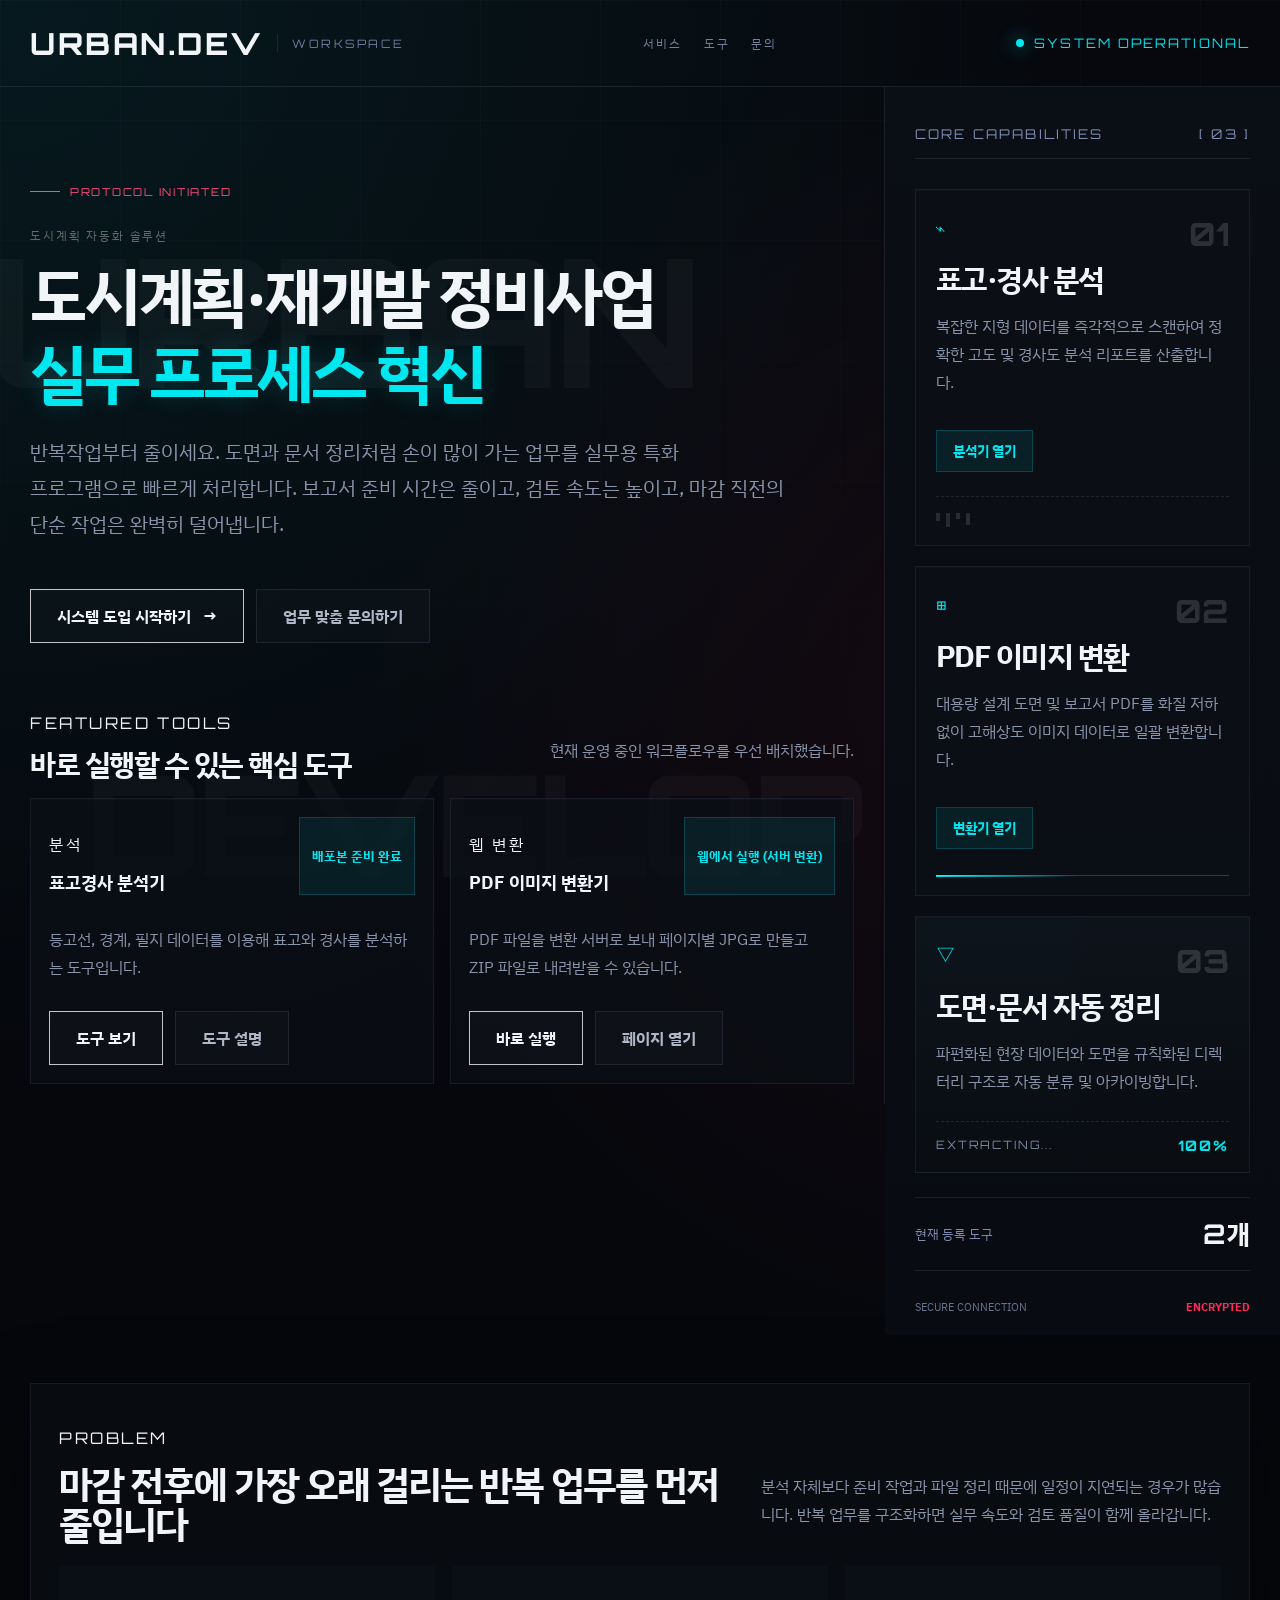
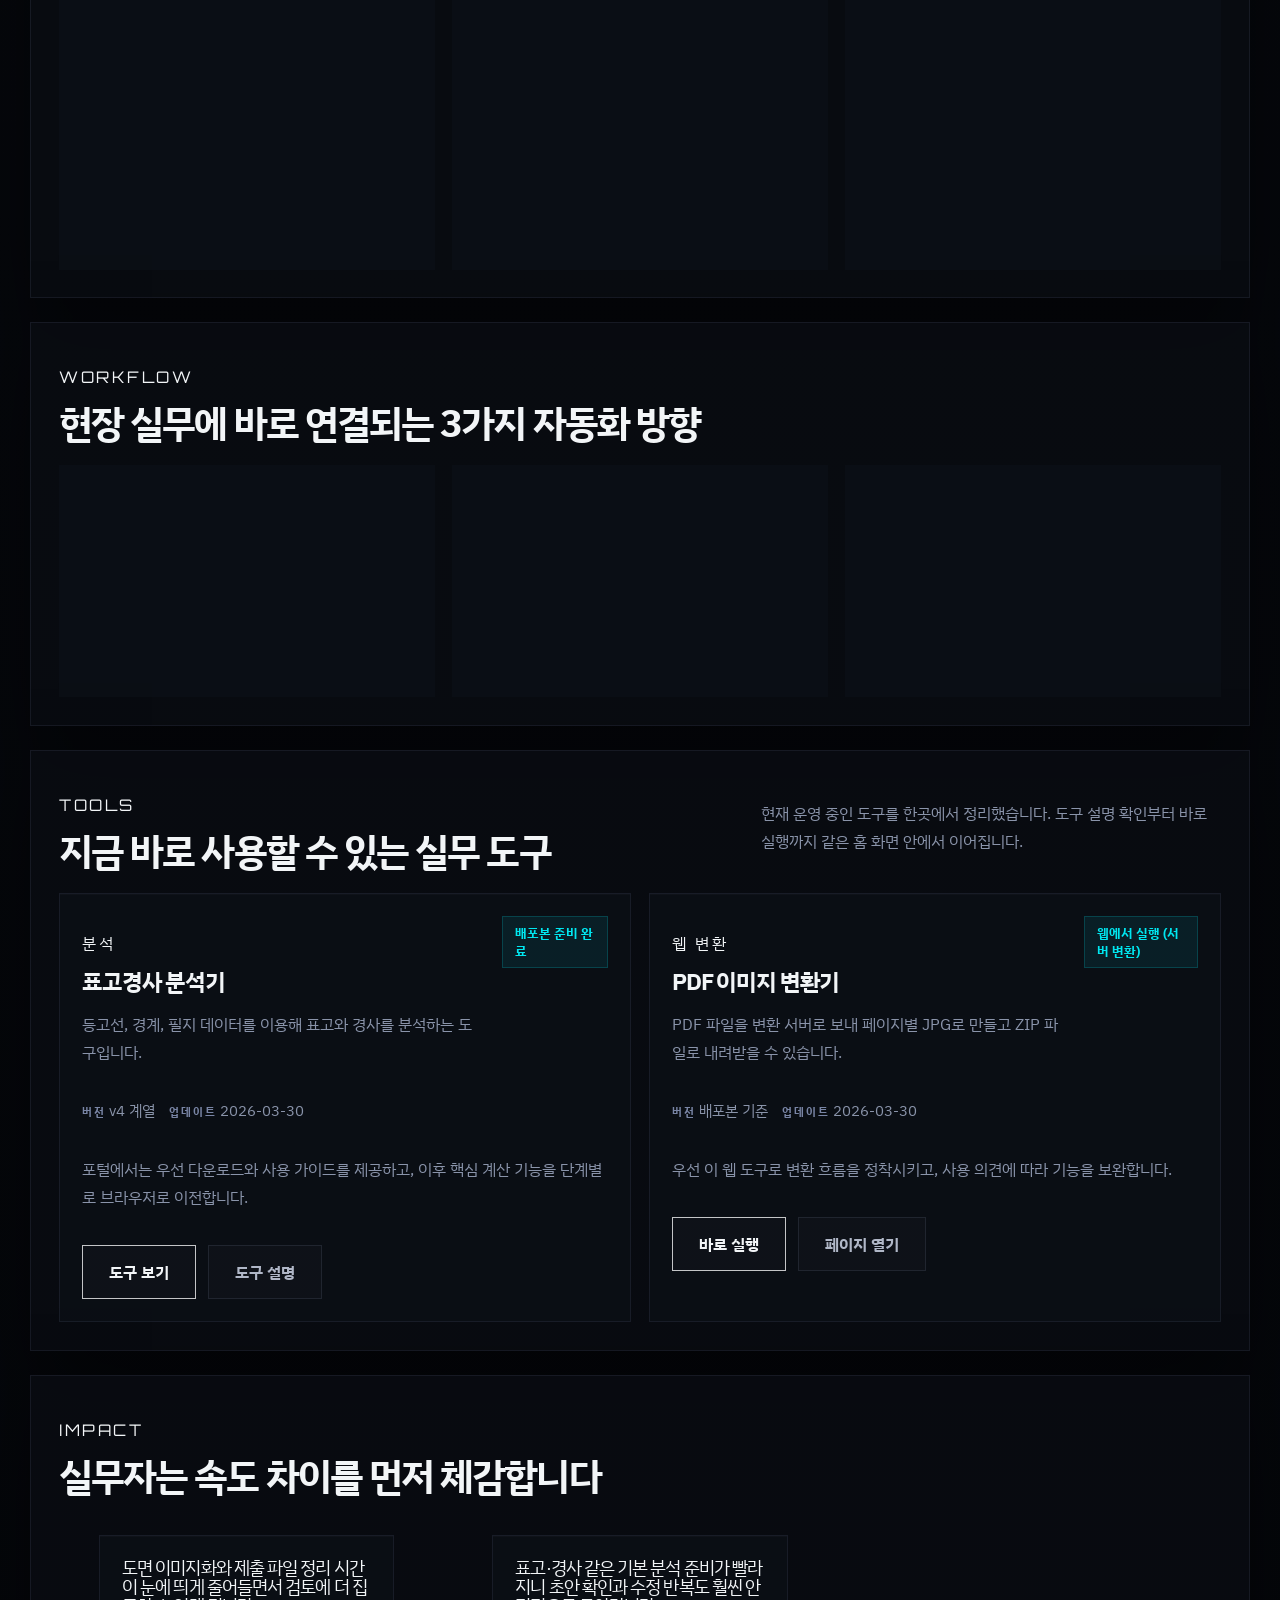
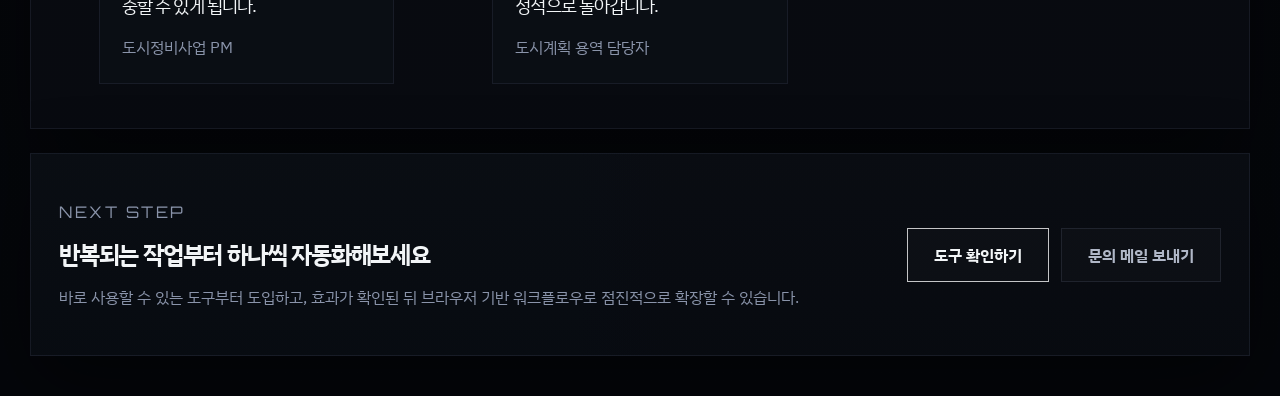
<file: index.html>
﻿<!DOCTYPE html>
<html lang="ko">
<head>
  <meta charset="UTF-8">
  <meta name="viewport" content="width=device-width, initial-scale=1.0">
  <title>URBAN.DEV | 도시계획·재개발 실무 워크스페이스</title>
  <meta
    name="description"
    content="도시계획·재개발 정비사업 실무를 위한 분석, PDF 변환, 문서 자동 정리 워크스페이스"
  >
  <link rel="preconnect" href="https://fonts.googleapis.com">
  <link rel="preconnect" href="https://fonts.gstatic.com" crossorigin>
  <link
    href="https://fonts.googleapis.com/css2?family=IBM+Plex+Sans+KR:wght@400;500;600;700&family=Orbitron:wght@500;700;800&display=swap"
    rel="stylesheet"
  >
  <link rel="stylesheet" href="./styles.css">
</head>
<body>
  <div class="page-shell">
    <header class="topbar">
      <div class="brand">
        <a class="brand-mark" href="./index.html">URBAN.DEV</a>
        <span class="brand-divider" aria-hidden="true"></span>
        <span class="brand-sub">WORKSPACE</span>
      </div>
      <nav class="topbar-links" aria-label="주요 메뉴">
        <a href="#solutions">서비스</a>
        <a href="#tools">도구</a>
        <a href="#contact">문의</a>
      </nav>
      <div class="status-pill">
        <span class="status-dot"></span>
        <span>SYSTEM OPERATIONAL</span>
      </div>
    </header>

    <main class="hero-layout">
      <section class="hero-panel">
        <div class="hero-grid-overlay"></div>
        <p class="eyebrow">PROTOCOL INITIATED</p>
        <span class="ghost-text ghost-urban">URBAN</span>
        <span class="ghost-text ghost-develop">DEVELOP</span>

        <div class="hero-copy">
          <p class="micro-label">도시계획 자동화 솔루션</p>
          <h1>
            도시계획·재개발 정비사업
            <span>실무 프로세스 혁신</span>
          </h1>
          <p class="hero-description">
            반복작업부터 줄이세요. 도면과 문서 정리처럼 손이 많이 가는 업무를
            실무용 특화 프로그램으로 빠르게 처리합니다. 보고서 준비 시간은 줄이고,
            검토 속도는 높이고, 마감 직전의 단순 작업은 완벽히 덜어냅니다.
          </p>

          <div class="hero-actions">
            <a class="primary-button" href="#tools">
              시스템 도입 시작하기
              <span aria-hidden="true">→</span>
            </a>
            <a class="secondary-button" href="#contact">업무 맞춤 문의하기</a>
          </div>

          <section class="hero-featured" aria-labelledby="hero-featured-title">
            <div class="hero-featured-head">
              <div>
                <p class="section-kicker">Featured Tools</p>
                <h2 id="hero-featured-title">바로 실행할 수 있는 핵심 도구</h2>
              </div>
              <p class="hero-featured-note">현재 운영 중인 워크플로우를 우선 배치했습니다.</p>
            </div>
            <div id="hero-featured-tools" class="hero-featured-grid"></div>
          </section>
        </div>

        <div class="hero-meta">
          <div class="meta-block">
            <span class="meta-label">LAT / LONG</span>
            <strong>37.5665° N / 126.9780° E</strong>
          </div>
          <div class="meta-block">
            <span class="meta-label">RENDER ENGINE</span>
            <strong>WEBGL / CANVAS_OPT</strong>
          </div>
          <div class="meta-block accent">
            <span class="meta-label">EFFICIENCY GAIN</span>
            <strong>+ 340%</strong>
          </div>
        </div>
      </section>

      <aside class="side-panel" id="solutions">
        <div class="panel-header">
          <span>CORE CAPABILITIES</span>
          <span>[ 03 ]</span>
        </div>

        <div class="capability-list">
          <article class="capability-card">
            <div class="card-topline">
              <span class="card-icon">⌁</span>
              <span class="card-index">01</span>
            </div>
            <h2>표고·경사 분석</h2>
            <p>
              복잡한 지형 데이터를 즉각적으로 스캔하여 정확한 고도 및 경사도 분석
              리포트를 산출합니다.
            </p>
            <a class="capability-link" href="./app.html?id=terrain-analyzer">분석기 열기</a>
            <div class="signal-row">
              <span></span>
              <span></span>
              <span></span>
              <span></span>
            </div>
          </article>

          <article class="capability-card">
            <div class="card-topline">
              <span class="card-icon">⊞</span>
              <span class="card-index">02</span>
            </div>
            <h2>PDF 이미지 변환</h2>
            <p>
              대용량 설계 도면 및 보고서 PDF를 화질 저하 없이 고해상도 이미지
              데이터로 일괄 변환합니다.
            </p>
            <a class="capability-link" href="./pdf-tool.html">변환기 열기</a>
            <div class="metric-line"></div>
          </article>

          <article class="capability-card capability-card-accent">
            <div class="card-topline">
              <span class="card-icon">▽</span>
              <span class="card-index">03</span>
            </div>
            <h2>도면·문서 자동 정리</h2>
            <p>
              파편화된 현장 데이터와 도면을 규칙화된 디렉터리 구조로 자동 분류 및
              아카이빙합니다.
            </p>
            <div class="progress-meta">
              <span>EXTRACTING...</span>
              <strong>100%</strong>
            </div>
          </article>
        </div>

        <div class="side-summary">
          <span>현재 등록 도구</span>
          <strong id="tool-count">0개</strong>
        </div>

        <footer class="side-footer">
          <span>SECURE CONNECTION</span>
          <strong>ENCRYPTED</strong>
        </footer>
      </aside>
    </main>

    <main class="content-shell">
      <section class="content-block problem-block">
        <div class="section-head">
          <div>
            <p class="section-kicker">Problem</p>
            <h2>마감 전후에 가장 오래 걸리는 반복 업무를 먼저 줄입니다</h2>
          </div>
          <p class="section-description">
            분석 자체보다 준비 작업과 파일 정리 때문에 일정이 지연되는 경우가 많습니다.
            반복 업무를 구조화하면 실무 속도와 검토 품질이 함께 올라갑니다.
          </p>
        </div>
        <div class="problem-grid">
          <article class="info-card">
            <p class="card-index">01</p>
            <h3>반복 작업에 주당 수시간이 소모됩니다</h3>
            <p>자료 정리, PDF 변환, 제출 파일 재정리 같은 작업이 누적되며 핵심 검토 시간을 갉아먹습니다.</p>
          </article>
          <article class="info-card">
            <p class="card-index">02</p>
            <h3>좌표·형식 정리 단계가 가장 복잡합니다</h3>
            <p>고도, 경사, SHP, DXF, 경계 데이터의 형식과 기준을 맞추는 과정이 병목이 되기 쉽습니다.</p>
          </article>
          <article class="info-card">
            <p class="card-index">03</p>
            <h3>작은 실수가 전체 마감을 흔듭니다</h3>
            <p>수작업이 많을수록 파일 누락과 버전 혼선이 생기고, 최종 검토 부담도 커집니다.</p>
          </article>
        </div>
      </section>

      <section class="content-block solutions-block">
        <div class="section-head">
          <div>
            <p class="section-kicker">Workflow</p>
            <h2>현장 실무에 바로 연결되는 3가지 자동화 방향</h2>
          </div>
        </div>
        <div class="solution-list">
          <article class="solution-card">
            <span class="solution-badge">분석 자동화</span>
            <h3>표고·경사 데이터 즉시 분석</h3>
            <p>경계와 지형 데이터를 입력하면 실무에 필요한 분석 결과를 빠르게 정리해 후속 검토 시간을 줄입니다.</p>
          </article>
          <article class="solution-card">
            <span class="solution-badge">문서 전환</span>
            <h3>PDF 이미지 변환과 제출 자료 정리</h3>
            <p>보고서와 도면 PDF를 필요한 형식으로 바꾸고, 제출 전 정리 단계까지 한 흐름으로 단순화합니다.</p>
          </article>
          <article class="solution-card">
            <span class="solution-badge">프로세스 통합</span>
            <h3>반복 업무용 전용 툴 체계화</h3>
            <p>팀에서 자주 반복하는 작업을 프로그램 형태로 정리해 누구나 같은 품질로 빠르게 처리할 수 있게 만듭니다.</p>
          </article>
        </div>
      </section>

      <section id="tools" class="content-block tools-block">
        <div class="section-head">
          <div>
            <p class="section-kicker">Tools</p>
            <h2>지금 바로 사용할 수 있는 실무 도구</h2>
          </div>
          <p class="section-description">
            현재 운영 중인 도구를 한곳에서 정리했습니다. 도구 설명 확인부터 바로 실행까지
            같은 홈 화면 안에서 이어집니다.
          </p>
        </div>
        <section id="app-grid" class="app-grid" aria-label="실무 도구 목록"></section>
      </section>

      <section class="content-block testimonial-block">
        <div class="section-head">
          <div>
            <p class="section-kicker">Impact</p>
            <h2>실무자는 속도 차이를 먼저 체감합니다</h2>
          </div>
        </div>
        <div class="testimonial-grid">
          <blockquote class="quote-card">
            <p>도면 이미지화와 제출 파일 정리 시간이 눈에 띄게 줄어들면서 검토에 더 집중할 수 있게 됩니다.</p>
            <footer>도시정비사업 PM</footer>
          </blockquote>
          <blockquote class="quote-card">
            <p>표고·경사 같은 기본 분석 준비가 빨라지니 초안 확인과 수정 반복도 훨씬 안정적으로 돌아갑니다.</p>
            <footer>도시계획 용역 담당자</footer>
          </blockquote>
        </div>
      </section>

      <section id="contact" class="content-block cta-banner">
        <div>
          <p class="section-kicker">Next Step</p>
          <h2>반복되는 작업부터 하나씩 자동화해보세요</h2>
          <p>
            바로 사용할 수 있는 도구부터 도입하고, 효과가 확인된 뒤 브라우저 기반 워크플로우로
            점진적으로 확장할 수 있습니다.
          </p>
        </div>
        <div class="cta-actions">
          <a class="primary-button" href="#tools">도구 확인하기</a>
          <a class="secondary-button" href="mailto:contact@example.com">문의 메일 보내기</a>
        </div>
      </section>
    </main>
  </div>

  <script src="./scripts/app-data.js"></script>
  <script src="./scripts/index.js"></script>
</body>
</html>
</file>
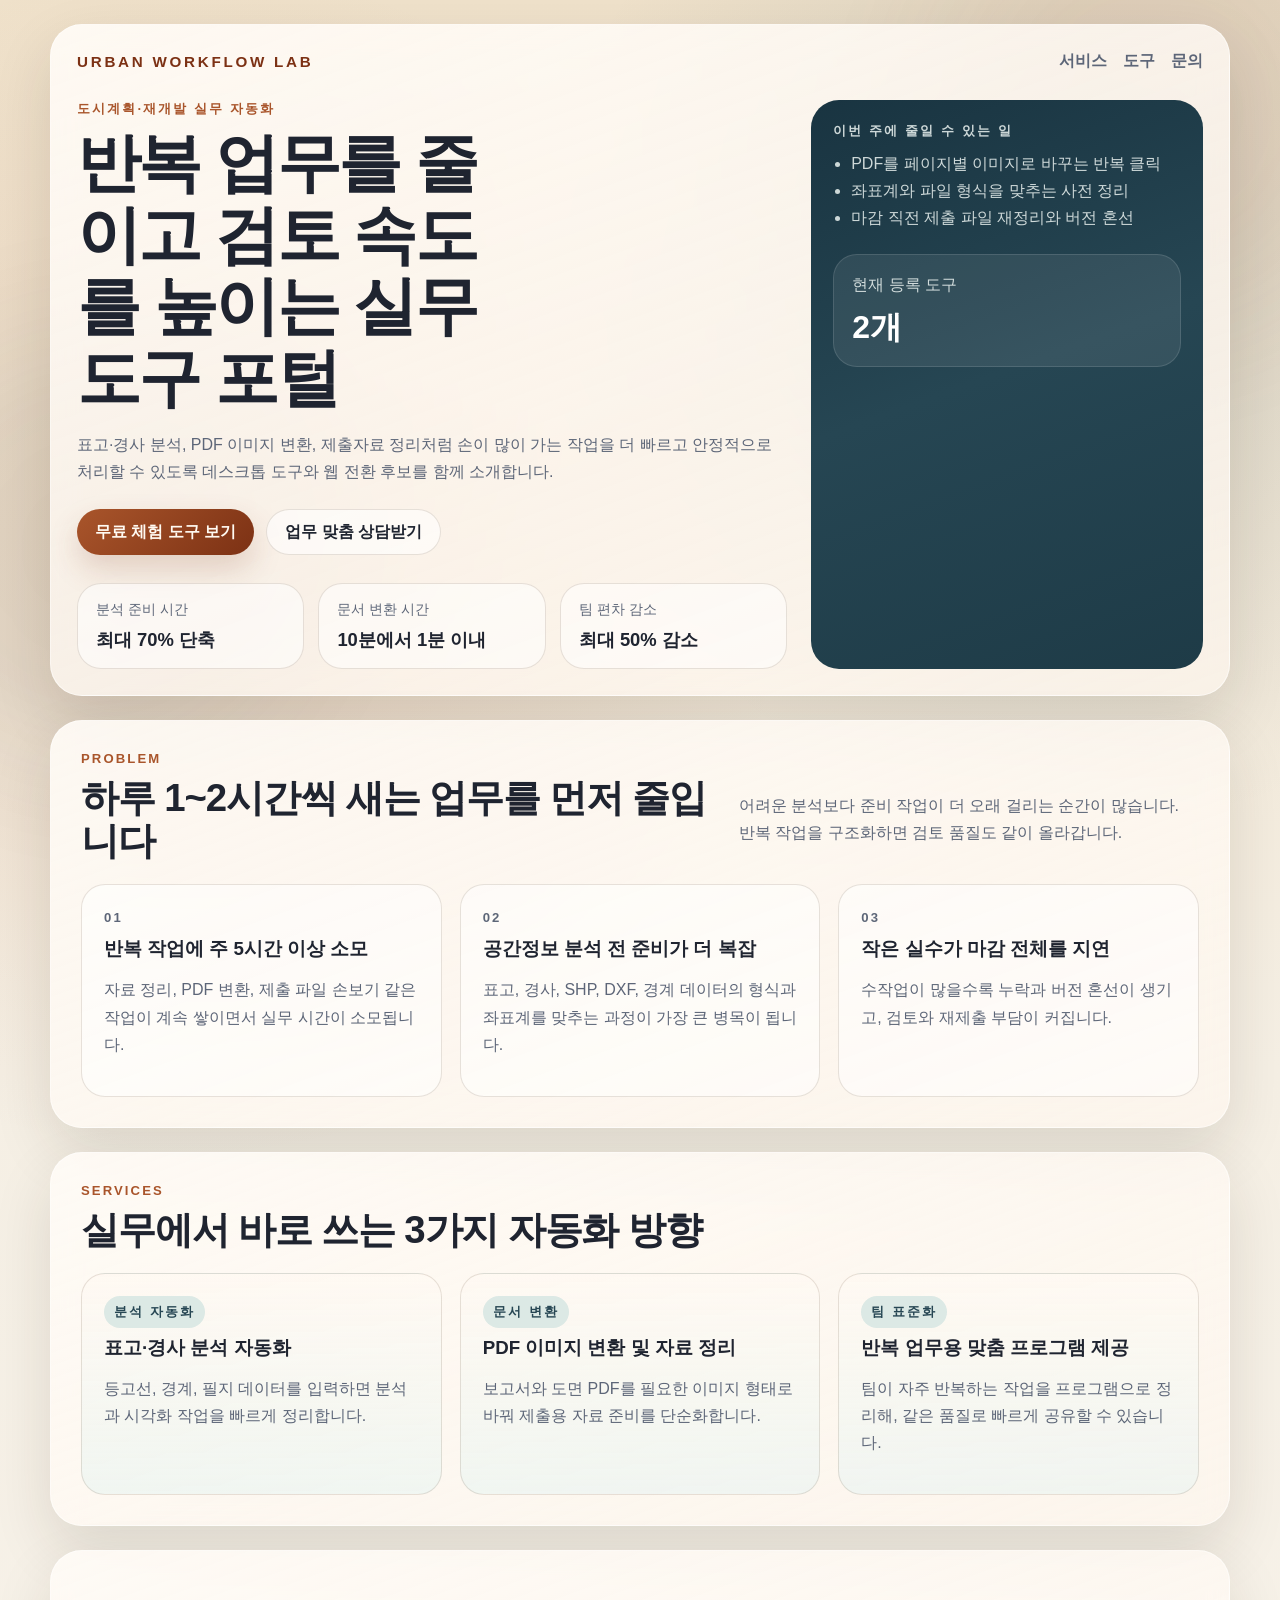
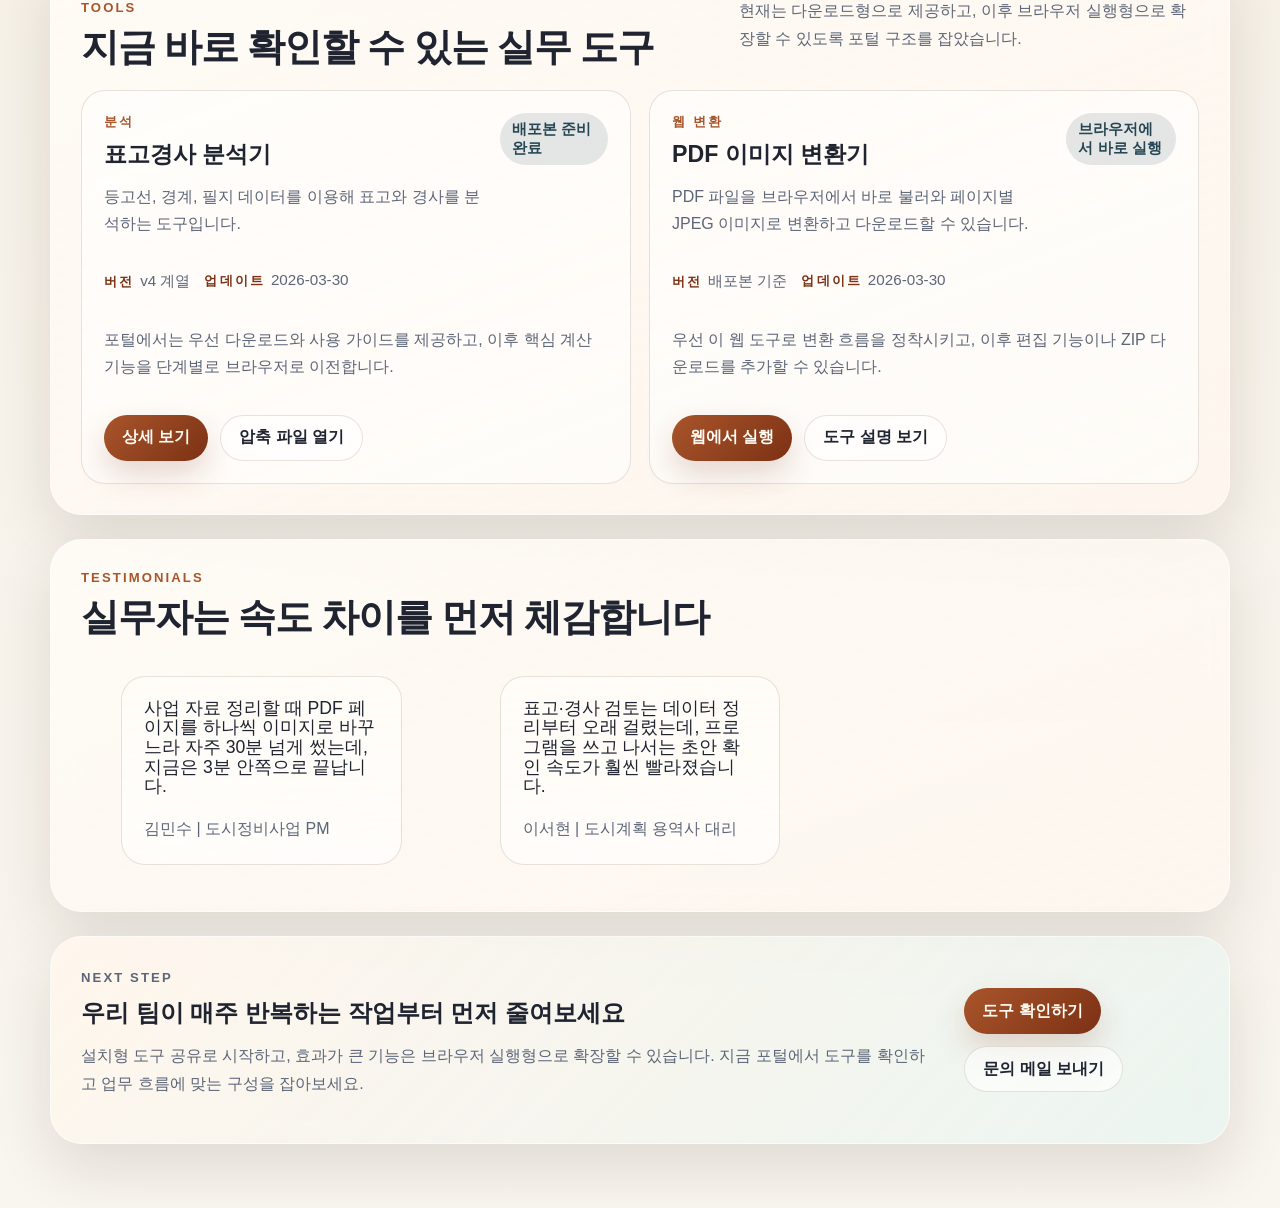
<file: portal-site/index.html>
<!DOCTYPE html>
<html lang="ko">
<head>
  <meta charset="UTF-8">
  <meta name="viewport" content="width=device-width, initial-scale=1.0">
  <title>정비사업 실무 자동화 포털</title>
  <meta
    name="description"
    content="도시계획·재개발 정비사업 실무를 위한 표고·경사 분석, PDF 이미지 변환, 반복 업무 자동화 도구를 소개하는 포털입니다."
  >
  <link rel="stylesheet" href="./styles.css">
</head>
<body>
  <div class="ambient ambient-one"></div>
  <div class="ambient ambient-two"></div>

  <div class="page-shell">
    <header class="hero">
      <nav class="topbar" aria-label="주요 메뉴">
        <a class="brand" href="./index.html">URBAN WORKFLOW LAB</a>
        <div class="topbar-actions">
          <a href="#solutions">서비스</a>
          <a href="#tools">도구</a>
          <a href="#contact">문의</a>
        </div>
      </nav>

      <div class="hero-grid">
        <section class="hero-copy">
          <p class="eyebrow">도시계획·재개발 실무 자동화</p>
          <h1>반복 업무를 줄이고 검토 속도를 높이는 실무 도구 포털</h1>
          <p class="hero-text">
            표고·경사 분석, PDF 이미지 변환, 제출자료 정리처럼 손이 많이 가는 작업을
            더 빠르고 안정적으로 처리할 수 있도록 데스크톱 도구와 웹 전환 후보를 함께 소개합니다.
          </p>
          <div class="hero-actions">
            <a class="button primary" href="#tools">무료 체험 도구 보기</a>
            <a class="button secondary" href="#contact">업무 맞춤 상담받기</a>
          </div>

          <dl class="hero-metrics" aria-label="핵심 효과">
            <div>
              <dt>분석 준비 시간</dt>
              <dd>최대 70% 단축</dd>
            </div>
            <div>
              <dt>문서 변환 시간</dt>
              <dd>10분에서 1분 이내</dd>
            </div>
            <div>
              <dt>팀 편차 감소</dt>
              <dd>최대 50% 감소</dd>
            </div>
          </dl>
        </section>

        <aside class="hero-panel">
          <p class="panel-label">이번 주에 줄일 수 있는 일</p>
          <ul class="panel-list">
            <li>PDF를 페이지별 이미지로 바꾸는 반복 클릭</li>
            <li>좌표계와 파일 형식을 맞추는 사전 정리</li>
            <li>마감 직전 제출 파일 재정리와 버전 혼선</li>
          </ul>
          <div class="panel-highlight">
            <span>현재 등록 도구</span>
            <strong id="tool-count">0개</strong>
          </div>
        </aside>
      </div>
    </header>

    <main>
      <section id="problems" class="content-block problem-block">
        <div class="section-head">
          <div>
            <p class="section-kicker">Problem</p>
            <h2>하루 1~2시간씩 새는 업무를 먼저 줄입니다</h2>
          </div>
          <p class="section-description">
            어려운 분석보다 준비 작업이 더 오래 걸리는 순간이 많습니다.
            반복 작업을 구조화하면 검토 품질도 같이 올라갑니다.
          </p>
        </div>
        <div class="problem-grid">
          <article class="info-card">
            <p class="card-index">01</p>
            <h3>반복 작업에 주 5시간 이상 소모</h3>
            <p>자료 정리, PDF 변환, 제출 파일 손보기 같은 작업이 계속 쌓이면서 실무 시간이 소모됩니다.</p>
          </article>
          <article class="info-card">
            <p class="card-index">02</p>
            <h3>공간정보 분석 전 준비가 더 복잡</h3>
            <p>표고, 경사, SHP, DXF, 경계 데이터의 형식과 좌표계를 맞추는 과정이 가장 큰 병목이 됩니다.</p>
          </article>
          <article class="info-card">
            <p class="card-index">03</p>
            <h3>작은 실수가 마감 전체를 지연</h3>
            <p>수작업이 많을수록 누락과 버전 혼선이 생기고, 검토와 재제출 부담이 커집니다.</p>
          </article>
        </div>
      </section>

      <section id="solutions" class="content-block solutions-block">
        <div class="section-head">
          <div>
            <p class="section-kicker">Services</p>
            <h2>실무에서 바로 쓰는 3가지 자동화 방향</h2>
          </div>
        </div>
        <div class="solution-list">
          <article class="solution-card">
            <span class="solution-badge">분석 자동화</span>
            <h3>표고·경사 분석 자동화</h3>
            <p>등고선, 경계, 필지 데이터를 입력하면 분석과 시각화 작업을 빠르게 정리합니다.</p>
          </article>
          <article class="solution-card">
            <span class="solution-badge">문서 변환</span>
            <h3>PDF 이미지 변환 및 자료 정리</h3>
            <p>보고서와 도면 PDF를 필요한 이미지 형태로 바꿔 제출용 자료 준비를 단순화합니다.</p>
          </article>
          <article class="solution-card">
            <span class="solution-badge">팀 표준화</span>
            <h3>반복 업무용 맞춤 프로그램 제공</h3>
            <p>팀이 자주 반복하는 작업을 프로그램으로 정리해, 같은 품질로 빠르게 공유할 수 있습니다.</p>
          </article>
        </div>
      </section>

      <section id="tools" class="content-block">
        <div class="section-head">
          <div>
            <p class="section-kicker">Tools</p>
            <h2>지금 바로 확인할 수 있는 실무 도구</h2>
          </div>
          <p class="section-description">
            현재는 다운로드형으로 제공하고, 이후 브라우저 실행형으로 확장할 수 있도록 포털 구조를 잡았습니다.
          </p>
        </div>
        <section id="app-grid" class="app-grid" aria-label="실무 도구 목록"></section>
      </section>

      <section class="content-block testimonial-block">
        <div class="section-head">
          <div>
            <p class="section-kicker">Testimonials</p>
            <h2>실무자는 속도 차이를 먼저 체감합니다</h2>
          </div>
        </div>
        <div class="testimonial-grid">
          <blockquote class="quote-card">
            <p>
              사업 자료 정리할 때 PDF 페이지를 하나씩 이미지로 바꾸느라 자주 30분 넘게 썼는데,
              지금은 3분 안쪽으로 끝납니다.
            </p>
            <footer>김민수 | 도시정비사업 PM</footer>
          </blockquote>
          <blockquote class="quote-card">
            <p>
              표고·경사 검토는 데이터 정리부터 오래 걸렸는데, 프로그램을 쓰고 나서는 초안 확인 속도가 훨씬 빨라졌습니다.
            </p>
            <footer>이서현 | 도시계획 용역사 대리</footer>
          </blockquote>
        </div>
      </section>

      <section id="contact" class="content-block cta-banner">
        <div>
          <p class="section-kicker">Next Step</p>
          <h2>우리 팀이 매주 반복하는 작업부터 먼저 줄여보세요</h2>
          <p>
            설치형 도구 공유로 시작하고, 효과가 큰 기능은 브라우저 실행형으로 확장할 수 있습니다.
            지금 포털에서 도구를 확인하고 업무 흐름에 맞는 구성을 잡아보세요.
          </p>
        </div>
        <div class="cta-actions">
          <a class="button primary" href="#tools">도구 확인하기</a>
          <a class="button secondary" href="mailto:contact@example.com">문의 메일 보내기</a>
        </div>
      </section>
    </main>
  </div>

  <script src="./scripts/app-data.js"></script>
  <script src="./scripts/index.js"></script>
</body>
</html>
</file>
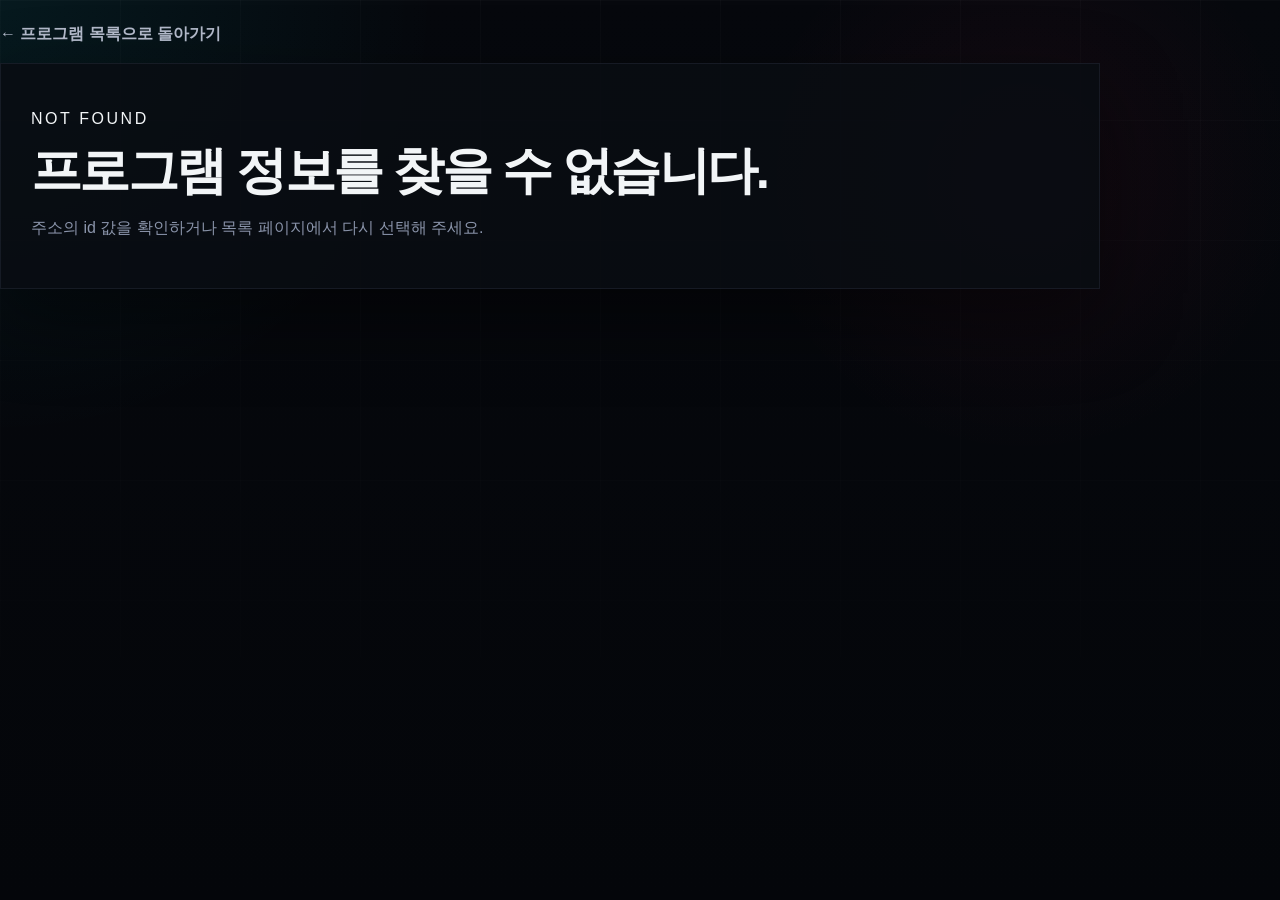
<file: app.html>
<!DOCTYPE html>
<html lang="ko">
<head>
  <meta charset="UTF-8">
  <meta name="viewport" content="width=device-width, initial-scale=1.0">
  <title>프로그램 상세</title>
  <link rel="stylesheet" href="./styles.css">
</head>
<body>
  <div class="page-shell detail-shell">
    <a class="back-link" href="./index.html">← 프로그램 목록으로 돌아가기</a>

    <main id="app-detail" class="detail-card" aria-live="polite"></main>
  </div>

  <script src="./scripts/app-data.js"></script>
  <script src="./scripts/app.js"></script>
</body>
</html>
</file>
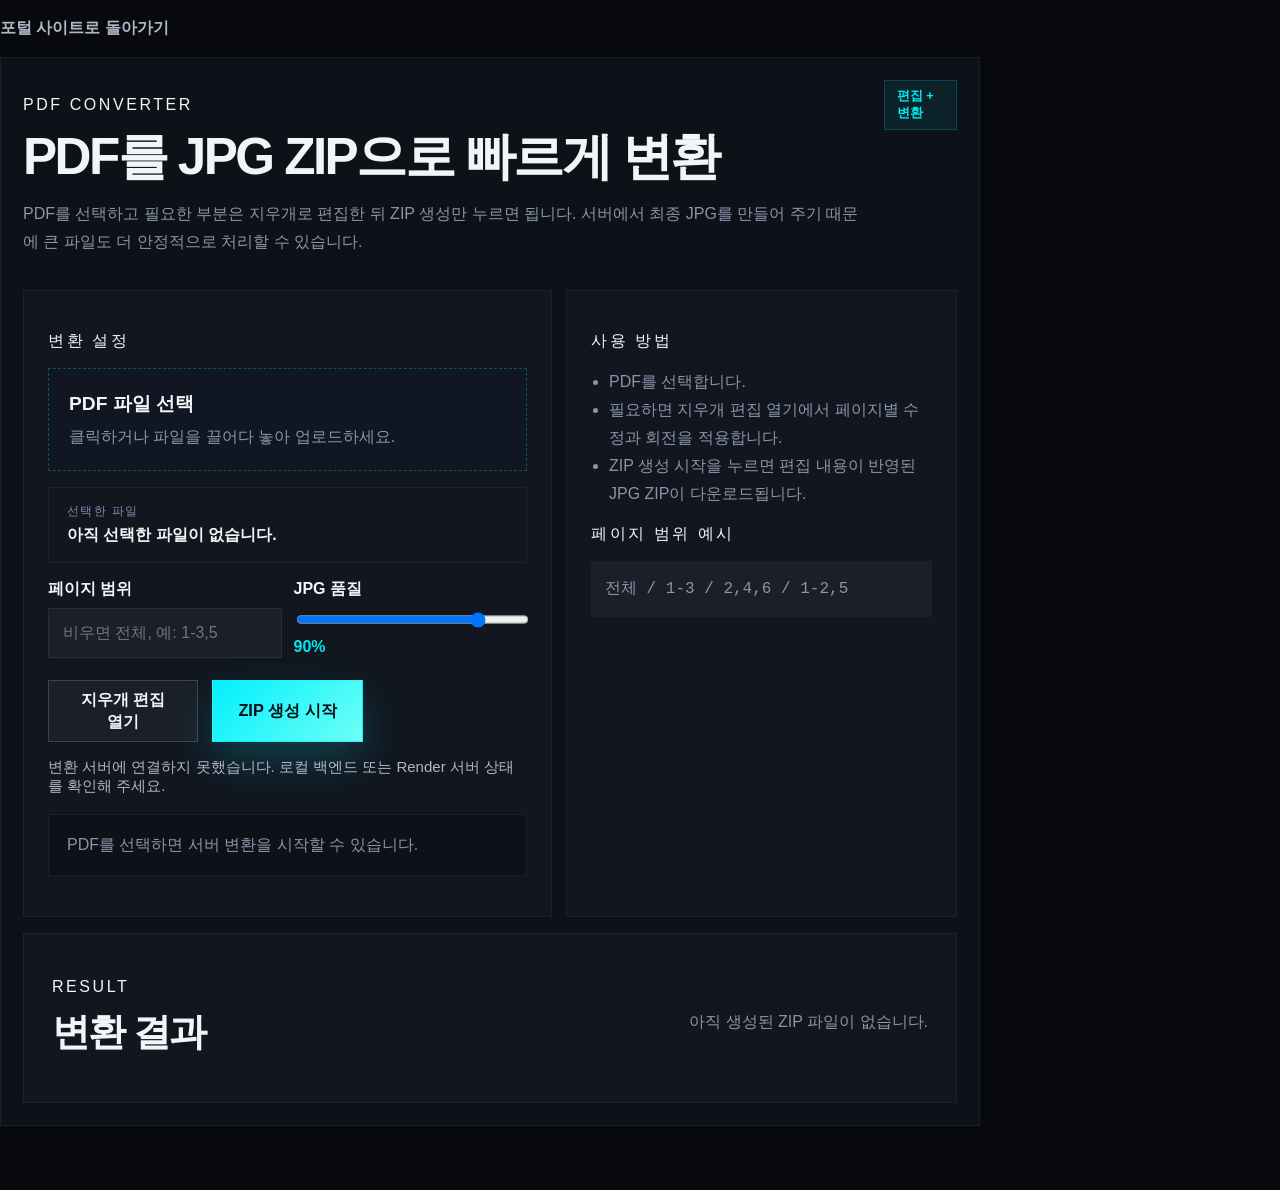
<file: pdf-tool.html>
<!DOCTYPE html>
<html lang="ko">
<head>
  <meta charset="UTF-8">
  <meta name="viewport" content="width=device-width, initial-scale=1.0">
  <title>PDF 이미지 변환기</title>
  <link rel="stylesheet" href="./styles.css">
</head>
<body class="pdf-tool-page">
  <div class="page-shell detail-shell compact-shell">
    <a class="back-link" href="./index.html#tools">포털 사이트로 돌아가기</a>

    <main class="detail-card pdf-tool-shell compact-card">
      <section class="detail-header compact-header">
        <div>
          <p class="section-kicker">PDF Converter</p>
          <h1 class="detail-title">PDF를 JPG ZIP으로 빠르게 변환</h1>
          <p class="detail-summary">
            PDF를 선택하고 필요한 부분은 지우개로 편집한 뒤 ZIP 생성만 누르면 됩니다.
            서버에서 최종 JPG를 만들어 주기 때문에 큰 파일도 더 안정적으로 처리할 수 있습니다.
          </p>
        </div>
        <span class="badge">편집 + 변환</span>
      </section>

      <section class="pdf-tool-grid compact-grid">
        <section class="detail-section compact-section">
          <p class="section-kicker">변환 설정</p>

          <label id="upload-panel" class="upload-panel compact-upload" for="pdf-file">
            <input id="pdf-file" type="file" accept="application/pdf" hidden>
            <strong>PDF 파일 선택</strong>
            <span>클릭하거나 파일을 끌어다 놓아 업로드하세요.</span>
          </label>

          <div id="selected-file-card" class="selected-file-card" aria-live="polite">
            <span class="selected-file-label">선택한 파일</span>
            <strong id="selected-file-name">아직 선택한 파일이 없습니다.</strong>
          </div>

          <div class="tool-controls compact-controls">
            <label class="field">
              <span>페이지 범위</span>
              <input id="page-range" type="text" placeholder="비우면 전체, 예: 1-3,5">
            </label>
            <label class="field">
              <span>JPG 품질</span>
              <input id="jpg-quality" type="range" min="0.5" max="1" step="0.05" value="0.9">
              <strong id="jpg-quality-value" class="quality-value">90%</strong>
            </label>
          </div>

          <div class="detail-actions compact-actions pdf-tool-actions">
            <button id="editor-button" class="button secondary" type="button">지우개 편집 열기</button>
            <button id="render-button" class="button primary" type="button">ZIP 생성 시작</button>
          </div>

          <p id="backend-status" class="backend-status">연결된 변환 서버를 확인하는 중입니다.</p>
          <p id="tool-status" class="detail-body">PDF를 선택하면 서버 변환을 시작할 수 있습니다.</p>
        </section>

        <aside class="detail-side compact-side">
          <p class="section-kicker">사용 방법</p>
          <ul class="detail-list">
            <li>PDF를 선택합니다.</li>
            <li>필요하면 지우개 편집 열기에서 페이지별 수정과 회전을 적용합니다.</li>
            <li>ZIP 생성 시작을 누르면 편집 내용이 반영된 JPG ZIP이 다운로드됩니다.</li>
          </ul>

          <p class="section-kicker">페이지 범위 예시</p>
          <div class="path-box">전체 / 1-3 / 2,4,6 / 1-2,5</div>
        </aside>
      </section>

      <section class="content-block preview-block compact-preview-block">
        <div class="section-head compact-section-head">
          <div>
            <p class="section-kicker">Result</p>
            <h2>변환 결과</h2>
          </div>
          <p id="preview-count" class="section-description">아직 생성된 ZIP 파일이 없습니다.</p>
        </div>
        <div id="preview-grid" class="preview-grid"></div>
      </section>
    </main>
  </div>

  <div id="editor-modal" class="editor-modal" hidden>
    <div class="editor-dialog" role="dialog" aria-modal="true" aria-labelledby="editor-title">
      <div class="editor-toolbar">
        <div>
          <p class="section-kicker">Editor</p>
          <h2 id="editor-title" class="editor-title">지우개 편집기</h2>
        </div>
        <button id="editor-close" class="button secondary editor-close-button" type="button">닫기</button>
      </div>

      <div class="editor-top-controls">
        <div class="editor-tool-group" role="group" aria-label="편집 도구">
          <button class="editor-tool-button" type="button" data-tool="freehand">자유 지우개</button>
          <button class="editor-tool-button is-active" type="button" data-tool="rect">사각 지우개</button>
        </div>

        <label class="editor-size-control">
          <span>지우개 크기</span>
          <input id="editor-size" type="range" min="6" max="80" step="2" value="22">
          <strong id="editor-size-value">22px</strong>
        </label>

        <div class="editor-zoom-group">
          <button id="editor-zoom-out" class="button secondary" type="button">- 축소</button>
          <button id="editor-zoom-fit" class="button secondary" type="button">맞춤</button>
          <button id="editor-zoom-in" class="button secondary" type="button">+ 확대</button>
          <strong id="editor-zoom-value" class="editor-zoom-value">100%</strong>
        </div>

        <div class="editor-rotate-group">
          <button id="editor-pan-mode" class="button secondary" type="button">드래그 이동</button>
          <button id="editor-rotate-left" class="button secondary" type="button">왼쪽 90도</button>
          <button id="editor-rotate-right" class="button secondary" type="button">오른쪽 90도</button>
        </div>
      </div>

      <div class="editor-main">
        <div class="editor-canvas-shell">
          <div id="editor-canvas-wrap" class="editor-canvas-wrap">
            <canvas id="editor-canvas"></canvas>
            <canvas id="editor-overlay"></canvas>
          </div>
        </div>

        <aside class="editor-side">
          <div class="editor-page-info">
            <span id="editor-page-label">1 / 1</span>
            <strong id="editor-file-label">페이지 준비 중</strong>
          </div>
          <p id="editor-status" class="detail-body">편집기를 여는 중입니다.</p>

          <div class="editor-side-actions">
            <button id="editor-prev" class="button secondary" type="button">이전 페이지</button>
            <button id="editor-next" class="button secondary" type="button">다음 페이지</button>
            <button id="editor-undo" class="button secondary" type="button">되돌리기</button>
            <button id="editor-reset" class="button secondary" type="button">현재 페이지 초기화</button>
            <button id="editor-apply" class="button primary" type="button">편집 적용</button>
          </div>
        </aside>
      </div>
    </div>
  </div>

  <script src="./scripts/pdf-config.js"></script>
  <script src="./scripts/pdf-tool.js"></script>
</body>
</html>
</file>
<file: styles.css>
﻿:root {
  --bg: #05070b;
  --panel: rgba(10, 13, 19, 0.92);
  --panel-border: rgba(109, 124, 162, 0.14);
  --line: rgba(117, 129, 156, 0.18);
  --text: #f2f5f7;
  --muted: #8a94aa;
  --muted-strong: #b0b7c7;
  --teal: #00e7f0;
  --teal-soft: rgba(0, 231, 240, 0.1);
  --red: #ff295e;
  --shadow: 0 30px 80px rgba(0, 0, 0, 0.45);
}

* {
  box-sizing: border-box;
}

html {
  scroll-behavior: smooth;
}

body {
  margin: 0;
  color: var(--text);
  font-family: "IBM Plex Sans KR", "Segoe UI", sans-serif;
  background:
    radial-gradient(circle at top left, rgba(0, 231, 240, 0.08), transparent 28%),
    radial-gradient(circle at 80% 20%, rgba(255, 41, 94, 0.06), transparent 22%),
    linear-gradient(180deg, #06080d 0%, #04060a 100%);
}

body::before {
  content: "";
  position: fixed;
  inset: 0;
  background-image:
    linear-gradient(rgba(255, 255, 255, 0.025) 1px, transparent 1px),
    linear-gradient(90deg, rgba(255, 255, 255, 0.025) 1px, transparent 1px);
  background-size: 120px 120px;
  mask-image: linear-gradient(180deg, rgba(0, 0, 0, 0.92), transparent);
  pointer-events: none;
}

a {
  color: inherit;
  text-decoration: none;
}

button {
  font: inherit;
}

.page-shell {
  position: relative;
  min-height: 100vh;
}

.topbar,
.brand,
.topbar-links,
.status-pill,
.panel-header,
.section-kicker,
.meta-label,
.progress-meta,
.eyebrow,
.micro-label {
  font-family: "Orbitron", "IBM Plex Sans KR", sans-serif;
  letter-spacing: 0.16em;
  text-transform: uppercase;
}

.topbar {
  display: grid;
  grid-template-columns: auto 1fr auto;
  align-items: center;
  gap: 24px;
  padding: 24px 30px;
  border-bottom: 1px solid var(--line);
}

.brand {
  display: flex;
  align-items: center;
  gap: 14px;
}

.brand-mark {
  font-size: 1.9rem;
  font-weight: 800;
}

.brand-divider {
  width: 1px;
  height: 18px;
  background: var(--line);
}

.brand-sub {
  color: #6f7ba0;
  font-size: 0.72rem;
}

.topbar-links {
  display: flex;
  justify-content: center;
  gap: 22px;
  color: #75809b;
  font-size: 0.72rem;
}

.topbar-links a:hover,
.topbar-links a:focus-visible,
.primary-button:hover,
.secondary-button:hover,
.hero-tool-card:hover,
.app-card:hover,
.info-card:hover,
.solution-card:hover,
.quote-card:hover,
.capability-card:hover {
  transform: translateY(-2px);
}

.status-pill {
  display: inline-flex;
  align-items: center;
  gap: 10px;
  color: var(--teal);
  font-size: 0.82rem;
}

.status-dot {
  width: 8px;
  height: 8px;
  border-radius: 50%;
  background: var(--teal);
  box-shadow: 0 0 18px rgba(0, 231, 240, 0.8);
  transition:
    opacity 180ms ease,
    transform 180ms ease,
    box-shadow 180ms ease;
}

.status-dot-idle {
  opacity: 0.45;
  transform: scale(0.9);
  box-shadow: 0 0 10px rgba(0, 231, 240, 0.38);
}

.hero-layout {
  display: grid;
  grid-template-columns: minmax(0, 1fr) 395px;
  min-height: calc(100vh - 92px);
}

.hero-panel,
.side-panel,
.content-block,
.hero-tool-card,
.capability-card,
.info-card,
.solution-card,
.app-card,
.quote-card {
  transition:
    transform 180ms ease,
    border-color 180ms ease,
    box-shadow 180ms ease,
    background-color 180ms ease;
}

.hero-panel {
  position: relative;
  overflow: hidden;
  padding: 88px 30px 24px;
  border-right: 1px solid var(--line);
}

.hero-grid-overlay {
  position: absolute;
  inset: 0;
  background:
    linear-gradient(rgba(255, 255, 255, 0.025) 1px, transparent 1px),
    linear-gradient(90deg, rgba(255, 255, 255, 0.025) 1px, transparent 1px);
  background-size: 72px 72px;
  opacity: 0.2;
  pointer-events: none;
}

.eyebrow {
  position: relative;
  z-index: 1;
  display: inline-flex;
  align-items: center;
  gap: 10px;
  margin: 0 0 28px;
  color: #ff4d7c;
  font-size: 0.68rem;
}

.eyebrow::before {
  content: "";
  width: 30px;
  height: 1px;
  background: currentColor;
}

.ghost-text {
  position: absolute;
  font-family: "Orbitron", "IBM Plex Sans KR", sans-serif;
  font-weight: 800;
  letter-spacing: -0.04em;
  color: rgba(255, 255, 255, 0.03);
  user-select: none;
}

.ghost-urban {
  top: 120px;
  left: -12px;
  font-size: clamp(7rem, 14vw, 12rem);
}

.ghost-develop {
  right: 26px;
  bottom: 34%;
  font-size: clamp(5rem, 11vw, 9rem);
}

.hero-copy {
  position: relative;
  z-index: 1;
  max-width: 840px;
}

.micro-label {
  margin: 0 0 18px;
  color: rgba(255, 255, 255, 0.36);
  font-size: 0.72rem;
}

.hero-copy h1,
.section-head h2,
.info-card h3,
.solution-card h3,
.app-title,
.quote-card p,
.cta-banner h2,
.hero-featured-head h2,
.capability-card h2 {
  margin: 0;
  line-height: 1.05;
  letter-spacing: -0.05em;
}

.hero-copy h1 {
  font-size: clamp(2.8rem, 5vw, 5rem);
}

.hero-copy h1 span {
  display: block;
  margin-top: 10px;
  color: var(--teal);
  text-shadow: 0 0 24px rgba(0, 231, 240, 0.18);
}

.hero-description,
.section-description,
.info-card p,
.solution-card p,
.app-description,
.status-note,
.quote-card footer,
.hero-featured-note,
.hero-tool-summary,
.capability-card p,
.cta-banner p {
  color: var(--muted);
  line-height: 1.75;
}

.hero-description {
  max-width: 760px;
  margin: 28px 0 0;
  font-size: 1.28rem;
  word-break: keep-all;
}

.hero-actions,
.hero-tool-actions,
.app-actions,
.cta-actions {
  display: flex;
  flex-wrap: wrap;
  gap: 12px;
}

.hero-actions {
  margin-top: 48px;
}

.primary-button,
.secondary-button {
  display: inline-flex;
  align-items: center;
  justify-content: center;
  gap: 12px;
  min-height: 54px;
  padding: 0 26px;
  border: 1px solid transparent;
  font-size: 1rem;
  font-weight: 700;
}

.primary-button {
  color: var(--text);
  border-color: rgba(255, 255, 255, 0.76);
  background: rgba(255, 255, 255, 0.02);
}

.primary-button:hover,
.primary-button:focus-visible {
  border-color: var(--teal);
  background: rgba(0, 231, 240, 0.08);
  box-shadow: 0 16px 40px rgba(0, 231, 240, 0.1);
}

.secondary-button {
  border-color: var(--line);
  color: var(--muted-strong);
  background: rgba(255, 255, 255, 0.02);
}

.secondary-button:hover,
.secondary-button:focus-visible {
  border-color: rgba(255, 255, 255, 0.28);
  background: rgba(255, 255, 255, 0.04);
}

.button {
  display: inline-flex;
  align-items: center;
  justify-content: center;
  gap: 10px;
  min-height: 54px;
  padding: 0 22px;
  border: 1px solid transparent;
  cursor: pointer;
  font-size: 1rem;
  font-weight: 700;
  transition:
    transform 180ms ease,
    border-color 180ms ease,
    box-shadow 180ms ease,
    background-color 180ms ease,
    opacity 180ms ease;
}

.button:hover,
.button:focus-visible {
  transform: translateY(-2px);
}

.button.primary {
  color: #041015;
  border-color: rgba(0, 231, 240, 0.4);
  background: linear-gradient(135deg, #00f0ff 0%, #6efff4 100%);
  box-shadow: 0 18px 42px rgba(0, 231, 240, 0.2);
}

.button.primary:hover,
.button.primary:focus-visible {
  box-shadow: 0 20px 46px rgba(0, 231, 240, 0.28);
}

.button.secondary {
  color: var(--text);
  border-color: rgba(255, 255, 255, 0.16);
  background: rgba(255, 255, 255, 0.04);
}

.button.secondary:hover,
.button.secondary:focus-visible {
  border-color: rgba(255, 255, 255, 0.28);
  background: rgba(255, 255, 255, 0.08);
}

.button:disabled {
  cursor: not-allowed;
  opacity: 0.4;
  transform: none;
  box-shadow: none;
}

.hero-featured {
  margin-top: 54px;
}

.hero-featured-head,
.section-head,
.panel-header,
.card-topline,
.app-top,
.progress-meta,
.side-footer,
.side-summary {
  display: flex;
  justify-content: space-between;
  gap: 20px;
}

.hero-featured-head {
  align-items: end;
  margin-bottom: 18px;
}

.hero-featured-head h2 {
  font-size: clamp(1.5rem, 2.3vw, 2rem);
}

.hero-featured-grid {
  display: grid;
  grid-template-columns: repeat(2, minmax(0, 1fr));
  gap: 16px;
}

.hero-tool-card,
.info-card,
.solution-card,
.app-card,
.quote-card {
  border: 1px solid rgba(121, 135, 170, 0.12);
  background: rgba(12, 16, 23, 0.7);
  box-shadow: inset 0 1px 0 rgba(255, 255, 255, 0.02);
}

.clickable-card {
  cursor: pointer;
}

.hero-tool-card {
  display: grid;
  gap: 14px;
  padding: 18px;
}

.hero-tool-top {
  display: flex;
  justify-content: space-between;
  gap: 14px;
}

.hero-tool-title {
  margin: 0;
  font-size: 1.15rem;
  line-height: 1.3;
}

.badge {
  display: inline-flex;
  align-items: center;
  padding: 7px 12px;
  border: 1px solid rgba(0, 231, 240, 0.18);
  color: var(--teal);
  background: rgba(0, 231, 240, 0.08);
  font-size: 0.8rem;
  font-weight: 700;
}

.hero-meta {
  position: absolute;
  left: 30px;
  right: 30px;
  bottom: 18px;
  z-index: 1;
  display: grid;
  grid-template-columns: repeat(3, minmax(0, 1fr));
  gap: 30px;
  align-items: end;
}

.meta-block {
  padding-top: 16px;
  border-top: 1px solid var(--line);
}

.meta-block strong {
  display: block;
  margin-top: 8px;
  font-family: "Orbitron", "IBM Plex Sans KR", sans-serif;
  font-size: 1.04rem;
  font-weight: 700;
}

.meta-label {
  color: #7985a5;
  font-size: 0.67rem;
}

.meta-block.accent strong {
  color: var(--teal);
}

.side-panel {
  display: flex;
  flex-direction: column;
  padding: 38px 30px 20px;
  background: linear-gradient(180deg, rgba(11, 15, 22, 0.96), rgba(8, 11, 17, 0.98));
}

.panel-header {
  align-items: center;
  padding-bottom: 16px;
  color: #7f8bb0;
  font-size: 0.84rem;
  border-bottom: 1px solid var(--line);
}

.capability-list {
  display: grid;
  gap: 20px;
  margin-top: 30px;
}

.capability-card {
  padding: 24px 20px 18px;
  border: 1px solid rgba(121, 135, 170, 0.12);
  background: rgba(12, 16, 23, 0.78);
  box-shadow: inset 0 1px 0 rgba(255, 255, 255, 0.02);
}

.capability-card-accent {
  background:
    linear-gradient(180deg, rgba(14, 20, 28, 0.95), rgba(10, 13, 18, 0.95)),
    linear-gradient(90deg, rgba(0, 231, 240, 0.08), transparent);
}

.card-icon {
  color: var(--teal);
  font-size: 1.2rem;
}

.card-index {
  font-family: "Orbitron", "IBM Plex Sans KR", sans-serif;
  color: rgba(255, 255, 255, 0.14);
  font-size: 2rem;
  font-weight: 800;
}

.capability-card h2 {
  margin-top: 10px;
  font-size: 1.9rem;
}

.capability-link {
  display: inline-flex;
  align-items: center;
  justify-content: center;
  min-height: 42px;
  margin-top: 18px;
  padding: 0 16px;
  border: 1px solid rgba(0, 231, 240, 0.18);
  color: var(--teal);
  background: rgba(0, 231, 240, 0.08);
  font-size: 0.9rem;
  font-weight: 700;
}

.capability-link:hover,
.capability-link:focus-visible {
  border-color: rgba(0, 231, 240, 0.36);
  background: rgba(0, 231, 240, 0.14);
}

.signal-row {
  display: flex;
  gap: 6px;
  margin-top: 24px;
  padding-top: 16px;
  border-top: 1px dashed rgba(132, 149, 190, 0.18);
}

.signal-row span {
  display: inline-block;
  width: 4px;
  background: rgba(255, 255, 255, 0.12);
}

.signal-row span:nth-child(1) { height: 8px; }
.signal-row span:nth-child(2) { height: 14px; }
.signal-row span:nth-child(3) { height: 6px; }
.signal-row span:nth-child(4) { height: 12px; }

.metric-line {
  margin-top: 26px;
  height: 2px;
  background:
    linear-gradient(90deg, rgba(255, 255, 255, 0.18), rgba(255, 255, 255, 0.18)) left center / 100% 1px no-repeat,
    linear-gradient(90deg, var(--teal), rgba(0, 231, 240, 0)) left center / 48% 2px no-repeat;
}

.progress-meta {
  align-items: center;
  margin-top: 26px;
  padding-top: 14px;
  border-top: 1px dashed rgba(132, 149, 190, 0.18);
  color: #7d89a4;
  font-size: 0.72rem;
}

.progress-meta strong {
  color: var(--teal);
  font-size: 0.9rem;
}

.side-summary {
  align-items: center;
  margin-top: 24px;
  padding: 18px 0;
  border-top: 1px solid var(--line);
  border-bottom: 1px solid var(--line);
  color: #7f8bb0;
  font-size: 0.82rem;
}

.side-summary strong {
  color: var(--text);
  font-family: "Orbitron", "IBM Plex Sans KR", sans-serif;
  font-size: 1.7rem;
}

.side-footer {
  align-items: center;
  margin-top: auto;
  padding-top: 28px;
  color: #67728d;
  font-size: 0.68rem;
}

.side-footer strong {
  color: var(--red);
}

.content-shell {
  padding: 24px 30px 40px;
}

.content-block {
  margin-top: 24px;
  padding: 28px;
  border: 1px solid rgba(121, 135, 170, 0.12);
  background: rgba(10, 13, 19, 0.84);
  box-shadow: var(--shadow);
}

.section-head {
  align-items: end;
  margin-bottom: 22px;
}

.section-head h2 {
  font-size: clamp(1.8rem, 3vw, 3rem);
}

.section-description {
  max-width: 460px;
}

.problem-grid,
.solution-list,
.testimonial-grid {
  display: grid;
  grid-template-columns: repeat(3, minmax(0, 1fr));
  gap: 18px;
}

.app-grid {
  display: grid;
  grid-template-columns: repeat(auto-fit, minmax(280px, 1fr));
  gap: 18px;
}

.info-card,
.solution-card,
.app-card,
.quote-card {
  padding: 22px;
}

.info-card h3,
.solution-card h3,
.app-title {
  font-size: 1.45rem;
}

.solution-badge {
  display: inline-flex;
  margin-bottom: 12px;
  padding: 7px 10px;
  border: 1px solid rgba(0, 231, 240, 0.18);
  color: var(--teal);
  background: rgba(0, 231, 240, 0.08);
  font-size: 0.74rem;
}

.app-card {
  display: flex;
  flex-direction: column;
  gap: 18px;
}

.app-top {
  align-items: start;
}

.meta-row {
  display: flex;
  flex-wrap: wrap;
  gap: 14px;
  color: var(--muted);
  font-size: 0.95rem;
}

.quote-card {
  display: flex;
  flex-direction: column;
  justify-content: space-between;
  gap: 18px;
}

.quote-card p {
  font-size: 1.14rem;
}

.cta-banner {
  display: flex;
  justify-content: space-between;
  align-items: center;
  gap: 24px;
  background:
    linear-gradient(180deg, rgba(10, 13, 19, 0.95), rgba(8, 11, 17, 0.95)),
    linear-gradient(90deg, rgba(0, 231, 240, 0.08), transparent);
}

.detail-shell {
  max-width: 1100px;
  padding: 24px 0 64px;
}

.back-link {
  display: inline-flex;
  margin-bottom: 18px;
  color: var(--muted-strong);
  font-weight: 700;
}

.detail-card {
  padding: 30px;
  border: 1px solid rgba(121, 135, 170, 0.12);
  background: rgba(10, 13, 19, 0.88);
  box-shadow: var(--shadow);
}

.detail-header {
  display: flex;
  justify-content: space-between;
  gap: 24px;
  align-items: start;
  margin-bottom: 28px;
}

.detail-title {
  margin: 0;
  font-size: clamp(2.1rem, 4vw, 3.4rem);
  line-height: 1.05;
  letter-spacing: -0.05em;
}

.detail-summary,
.detail-body,
.path-box,
.detail-list {
  color: var(--muted);
  line-height: 1.75;
}

.pdf-tool-grid {
  display: grid;
  grid-template-columns: minmax(0, 1.15fr) minmax(260px, 0.85fr);
  gap: 18px;
}

.detail-section,
.detail-side,
.preview-card {
  border: 1px solid rgba(121, 135, 170, 0.12);
  background: rgba(12, 16, 23, 0.72);
  box-shadow: inset 0 1px 0 rgba(255, 255, 255, 0.02);
}

.detail-section,
.detail-side {
  padding: 24px;
}

.tool-step-grid {
  display: grid;
  grid-template-columns: repeat(3, minmax(0, 1fr));
  gap: 12px;
  margin-bottom: 18px;
}

.tool-step {
  display: grid;
  gap: 6px;
  padding: 14px 16px;
  border: 1px solid rgba(121, 135, 170, 0.12);
  background: rgba(12, 16, 23, 0.66);
}

.tool-step strong {
  color: var(--teal);
  font-family: "Orbitron", "IBM Plex Sans KR", sans-serif;
  font-size: 0.72rem;
  letter-spacing: 0.12em;
}

.tool-step span {
  color: var(--text);
  font-weight: 700;
}

.tool-step.active {
  border-color: rgba(0, 231, 240, 0.28);
  box-shadow: inset 0 0 0 1px rgba(0, 231, 240, 0.08);
}

.upload-panel {
  display: grid;
  gap: 10px;
  padding: 28px 24px;
  border: 1px dashed rgba(0, 231, 240, 0.28);
  background:
    linear-gradient(180deg, rgba(11, 15, 22, 0.92), rgba(9, 12, 18, 0.95)),
    linear-gradient(90deg, rgba(0, 231, 240, 0.08), transparent);
  cursor: pointer;
}

.upload-panel.drag-active {
  border-color: var(--teal);
  background:
    linear-gradient(180deg, rgba(10, 17, 23, 0.96), rgba(8, 13, 18, 0.98)),
    linear-gradient(90deg, rgba(0, 231, 240, 0.12), transparent);
  box-shadow: 0 18px 36px rgba(0, 231, 240, 0.12);
}

.upload-panel input {
  font: inherit;
}

.upload-panel strong {
  font-size: 1.2rem;
}

.upload-panel span {
  color: var(--muted);
}

.selected-file-card {
  display: grid;
  gap: 6px;
  margin-top: 16px;
  padding: 16px 18px;
  border: 1px solid rgba(121, 135, 170, 0.12);
  background: rgba(12, 16, 23, 0.7);
}

.selected-file-label {
  color: #7f8bb0;
  font-family: "Orbitron", "IBM Plex Sans KR", sans-serif;
  font-size: 0.72rem;
  letter-spacing: 0.12em;
  text-transform: uppercase;
}

.selected-file-card strong {
  font-size: 1rem;
  word-break: break-all;
}

.tool-controls {
  display: grid;
  grid-template-columns: repeat(2, minmax(0, 1fr));
  gap: 14px;
  margin: 18px 0;
}

.field {
  display: grid;
  gap: 8px;
}

.field-full {
  grid-column: 1 / -1;
}

.field span {
  font-weight: 700;
}

.field input[type="text"] {
  min-height: 50px;
  padding: 0 14px;
  border: 1px solid rgba(121, 135, 170, 0.14);
  background: rgba(255, 255, 255, 0.04);
  color: var(--text);
  font: inherit;
}

.field input[type="range"] {
  width: 100%;
}

.quality-value {
  color: var(--teal);
  font-family: "Orbitron", "IBM Plex Sans KR", sans-serif;
  font-size: 1rem;
}

.detail-actions {
  display: grid;
  grid-template-columns: minmax(0, 1.2fr) minmax(0, 0.8fr);
  gap: 14px;
  margin-top: 22px;
}

.pdf-tool-actions {
  grid-template-columns: repeat(3, minmax(0, 1fr));
}

.detail-actions .button {
  min-height: 62px;
  font-size: 1.02rem;
}

#tool-status {
  margin-top: 18px;
  padding: 16px 18px;
  border: 1px solid rgba(121, 135, 170, 0.12);
  background: rgba(12, 16, 23, 0.64);
}

.backend-status {
  margin-top: 16px;
  color: var(--muted-strong);
  font-size: 0.94rem;
}

.backend-status[data-mode="local"] {
  color: var(--teal);
}

.detail-list {
  margin: 12px 0 0;
  padding-left: 18px;
}

.path-box {
  margin-top: 10px;
  padding: 14px;
  background: rgba(255, 255, 255, 0.04);
  font-family: Consolas, monospace;
  word-break: break-all;
}

.preview-block {
  margin-top: 22px;
}

.preview-grid {
  display: grid;
  grid-template-columns: repeat(auto-fit, minmax(240px, 1fr));
  gap: 18px;
}

.preview-card {
  display: grid;
  gap: 14px;
  padding: 18px;
}

.preview-card-copy h3 {
  margin: 0;
  font-size: 1rem;
  line-height: 1.4;
  word-break: break-word;
}

.hero-tool-card,
.capability-card,
.info-card,
.solution-card,
.app-card,
.quote-card,
.primary-button,
.secondary-button,
.status-pill {
  animation: rise-in 700ms ease both;
}

.capability-card:nth-child(2),
.solution-card:nth-child(2),
.app-card:nth-child(2) {
  animation-delay: 100ms;
}

.capability-card:nth-child(3),
.solution-card:nth-child(3),
.app-card:nth-child(3) {
  animation-delay: 180ms;
}

@keyframes rise-in {
  from {
    opacity: 0;
    transform: translateY(18px);
  }

  to {
    opacity: 1;
    transform: translateY(0);
  }
}

@media (max-width: 1180px) {
  .hero-layout {
    grid-template-columns: 1fr;
  }

  .hero-panel {
    min-height: auto;
    padding-bottom: 140px;
    border-right: 0;
    border-bottom: 1px solid var(--line);
  }
}

@media (max-width: 920px) {
  .hero-featured-grid,
  .problem-grid,
  .solution-list,
  .testimonial-grid,
  .cta-banner {
    grid-template-columns: 1fr;
    display: grid;
  }

  .hero-featured-head,
  .section-head {
    flex-direction: column;
    align-items: start;
  }

  .hero-meta {
    position: static;
    margin-top: 44px;
    grid-template-columns: 1fr;
    gap: 18px;
  }

  .topbar {
    grid-template-columns: 1fr;
    justify-items: start;
  }

  .topbar-links {
    justify-content: start;
    flex-wrap: wrap;
  }

  .pdf-tool-grid,
  .detail-header,
  .detail-actions,
  .tool-step-grid {
    grid-template-columns: 1fr;
    display: grid;
  }
}

@media (max-width: 720px) {
  .topbar,
  .hero-panel,
  .side-panel,
  .content-shell {
    padding-left: 18px;
    padding-right: 18px;
  }

  .hero-panel {
    padding-top: 52px;
    padding-bottom: 120px;
  }

  .ghost-urban {
    top: 100px;
    font-size: 5.8rem;
  }

  .ghost-develop {
    right: 0;
    bottom: 42%;
    font-size: 4.6rem;
  }

  .hero-copy h1 {
    font-size: clamp(2.4rem, 13vw, 4rem);
  }

  .hero-description {
    font-size: 1rem;
    line-height: 1.9;
  }

  .primary-button,
  .secondary-button {
    width: 100%;
  }

  .content-block {
    padding: 20px;
  }

  .tool-controls {
    grid-template-columns: 1fr;
  }
}

@media (prefers-reduced-motion: reduce) {
  *,
  *::before,
  *::after {
    animation: none !important;
    transition: none !important;
    scroll-behavior: auto !important;
  }
}

.pdf-tool-page {
  background: #07090d;
}

.pdf-tool-page::before {
  display: none;
}

.pdf-tool-page .page-shell {
  width: min(980px, calc(100% - 24px));
}

.pdf-tool-page .ambient {
  display: none;
}

.pdf-tool-page .compact-shell {
  padding-top: 18px;
}

.pdf-tool-page .compact-card,
.pdf-tool-page .compact-section,
.pdf-tool-page .compact-side,
.pdf-tool-page .compact-preview-block,
.pdf-tool-page .selected-file-card,
.pdf-tool-page .preview-card {
  box-shadow: none;
  backdrop-filter: none;
}

.pdf-tool-page .compact-card {
  padding: 22px;
  background: #0d1118;
}

.pdf-tool-page .compact-header {
  margin-bottom: 18px;
}

.pdf-tool-page .compact-grid {
  gap: 14px;
}

.pdf-tool-page .compact-section,
.pdf-tool-page .compact-side,
.pdf-tool-page .compact-preview-block,
.pdf-tool-page .selected-file-card,
.pdf-tool-page .preview-card {
  background: #11161f;
  border-color: rgba(121, 135, 170, 0.1);
}

.pdf-tool-page .compact-upload {
  padding: 22px 20px;
  background: #101722;
  transition: border-color 120ms ease, background-color 120ms ease;
}

.pdf-tool-page .compact-upload:hover,
.pdf-tool-page .compact-upload:focus-within {
  background: #121a26;
  border-color: rgba(0, 231, 240, 0.2);
  box-shadow: none;
  transform: none;
}

.pdf-tool-page .compact-controls {
  gap: 12px;
  margin: 16px 0;
}

.pdf-tool-page .button,
.pdf-tool-page a,
.pdf-tool-page .upload-panel,
.pdf-tool-page .preview-card,
.pdf-tool-page .selected-file-card {
  transform: none !important;
}

.pdf-tool-page .button,
.pdf-tool-page .upload-panel,
.pdf-tool-page .preview-card,
.pdf-tool-page .selected-file-card {
  transition: border-color 120ms ease, background-color 120ms ease, color 120ms ease;
}

.pdf-tool-page .tool-step-grid {
  display: none;
}

.pdf-tool-page .preview-block {
  margin-top: 16px;
}

.modal-open {
  overflow: hidden;
}

.editor-modal[hidden] {
  display: none !important;
}

.editor-modal {
  position: fixed;
  inset: 0;
  z-index: 50;
  display: grid;
  place-items: center;
  padding: 18px;
  background: rgba(0, 0, 0, 0.72);
}

.editor-dialog {
  width: min(1240px, 100%);
  max-height: calc(100vh - 36px);
  overflow: auto;
  padding: 22px;
  border: 1px solid rgba(121, 135, 170, 0.16);
  background: #0d1118;
}

.editor-toolbar,
.editor-top-controls,
.editor-main,
.editor-page-info,
.editor-side-actions {
  display: flex;
  gap: 14px;
}

.editor-toolbar,
.editor-top-controls {
  justify-content: space-between;
  align-items: center;
}

.editor-toolbar {
  margin-bottom: 18px;
}

.editor-top-controls {
  flex-wrap: wrap;
  justify-content: flex-start;
}

.editor-title {
  margin: 0;
  font-size: 1.8rem;
  line-height: 1.1;
}

.editor-tool-group,
.editor-rotate-group,
.editor-zoom-group {
  display: flex;
  flex-wrap: wrap;
  gap: 10px;
}

.editor-zoom-group,
.editor-rotate-group {
  flex-wrap: nowrap;
  align-items: center;
}

.editor-rotate-group {
  margin-left: auto;
}

.editor-tool-button {
  min-height: 42px;
  padding: 0 16px;
  border: 1px solid rgba(121, 135, 170, 0.16);
  background: rgba(255, 255, 255, 0.04);
  color: var(--muted-strong);
  cursor: pointer;
}

.editor-tool-button.is-active {
  border-color: rgba(0, 231, 240, 0.28);
  background: rgba(0, 231, 240, 0.08);
  color: var(--teal);
}

.editor-size-control {
  display: grid;
  gap: 8px;
  min-width: 220px;
}

.editor-size-control span {
  font-weight: 700;
}

.editor-size-control strong {
  color: var(--teal);
  font-family: "Orbitron", "IBM Plex Sans KR", sans-serif;
}

.editor-zoom-value {
  display: inline-flex;
  align-items: center;
  color: var(--teal);
  font-family: "Orbitron", "IBM Plex Sans KR", sans-serif;
}

.editor-main {
  align-items: start;
  margin-top: 18px;
}

.editor-canvas-shell {
  flex: 1;
  min-width: 0;
  max-height: 70vh;
  padding: 14px;
  overflow: scroll;
  scrollbar-gutter: stable both-edges;
  overscroll-behavior: contain;
  border: 1px solid rgba(121, 135, 170, 0.12);
  background: #11161f;
}

.editor-canvas-wrap {
  position: relative;
  width: fit-content;
}

.editor-canvas-wrap canvas {
  display: block;
  background: #fff;
}

#editor-overlay {
  position: absolute;
  inset: 0;
  background: transparent;
  cursor: crosshair;
  touch-action: none;
}

#editor-overlay.is-pan-mode {
  cursor: grab;
}

.editor-side {
  width: min(320px, 100%);
  padding: 18px;
  border: 1px solid rgba(121, 135, 170, 0.12);
  background: #11161f;
}

.editor-page-info {
  flex-direction: column;
  margin-bottom: 14px;
}

.editor-page-info span {
  color: #7f8bb0;
  font-family: "Orbitron", "IBM Plex Sans KR", sans-serif;
  font-size: 0.78rem;
}

.editor-page-info strong {
  font-size: 1rem;
  word-break: break-word;
}

.editor-side-actions {
  flex-direction: column;
  margin-top: 18px;
}

@media (max-width: 720px) {
  .pdf-tool-page .page-shell {
    width: min(100% - 14px, 980px);
  }

  .pdf-tool-page .compact-card {
    padding: 16px;
  }

  .editor-main,
  .editor-top-controls {
    flex-direction: column;
    align-items: stretch;
  }

  .editor-side {
    width: 100%;
  }
}
</file>
<file: portal-site/styles.css>
:root {
  --bg: #f5efe4;
  --surface: rgba(255, 250, 244, 0.8);
  --surface-strong: #fff9f0;
  --ink: #1f2430;
  --muted: #5d6678;
  --line: rgba(105, 84, 55, 0.16);
  --brand: #a9552b;
  --brand-strong: #7c3114;
  --accent: #264653;
  --accent-soft: #dce9e5;
  --shadow: 0 24px 60px rgba(42, 32, 20, 0.12);
}

* {
  box-sizing: border-box;
}

html {
  scroll-behavior: smooth;
}

body {
  margin: 0;
  color: var(--ink);
  font-family: "Segoe UI", "Malgun Gothic", sans-serif;
  background:
    radial-gradient(circle at 15% 20%, rgba(169, 85, 43, 0.14), transparent 24%),
    radial-gradient(circle at 85% 10%, rgba(38, 70, 83, 0.14), transparent 20%),
    linear-gradient(180deg, #efe1ca 0%, #f5efe4 38%, #f9f5ef 100%);
}

a {
  color: inherit;
  text-decoration: none;
}

button,
a {
  transition: transform 180ms ease, box-shadow 180ms ease, background-color 180ms ease;
}

a:hover,
a:focus-visible {
  transform: translateY(-1px);
}

.ambient {
  position: fixed;
  inset: auto;
  width: 28rem;
  height: 28rem;
  border-radius: 50%;
  filter: blur(70px);
  pointer-events: none;
  opacity: 0.45;
}

.ambient-one {
  top: -7rem;
  right: -6rem;
  background: rgba(169, 85, 43, 0.16);
}

.ambient-two {
  bottom: 8rem;
  left: -8rem;
  background: rgba(38, 70, 83, 0.14);
}

.page-shell {
  position: relative;
  width: min(1180px, calc(100% - 32px));
  margin: 0 auto;
  padding: 24px 0 64px;
}

.hero,
.content-block,
.detail-card {
  position: relative;
  overflow: hidden;
  border: 1px solid rgba(255, 255, 255, 0.55);
  border-radius: 32px;
  background: linear-gradient(160deg, rgba(255, 251, 246, 0.92), rgba(255, 247, 239, 0.68));
  box-shadow: var(--shadow);
  backdrop-filter: blur(14px);
}

.hero {
  padding: 26px;
}

.topbar {
  display: flex;
  justify-content: space-between;
  align-items: center;
  gap: 16px;
  margin-bottom: 28px;
}

.brand {
  font-size: 0.95rem;
  letter-spacing: 0.18em;
  font-weight: 800;
  color: var(--brand-strong);
}

.topbar-actions {
  display: flex;
  flex-wrap: wrap;
  gap: 16px;
  color: var(--muted);
  font-weight: 700;
}

.hero-grid {
  display: grid;
  grid-template-columns: minmax(0, 1.45fr) minmax(280px, 0.8fr);
  gap: 24px;
  align-items: stretch;
}

.eyebrow,
.section-kicker,
.panel-label,
.meta-label,
.card-index,
.solution-badge {
  margin: 0 0 10px;
  font-size: 0.82rem;
  letter-spacing: 0.16em;
  text-transform: uppercase;
  font-weight: 800;
  color: var(--brand);
}

.hero h1,
.section-head h2,
.info-card h3,
.solution-card h3,
.app-title,
.detail-title,
.quote-card p,
.cta-banner h2 {
  margin: 0;
  line-height: 1.12;
}

.hero h1 {
  max-width: 12ch;
  font-size: clamp(2.5rem, 5vw, 5rem);
  letter-spacing: -0.04em;
}

.hero-text,
.section-description,
.info-card p,
.solution-card p,
.app-description,
.status-note,
.quote-card footer,
.panel-list,
.panel-highlight span,
.detail-summary,
.detail-body,
.path-box,
.cta-banner p {
  color: var(--muted);
  line-height: 1.7;
}

.hero-actions,
.app-actions,
.detail-actions,
.cta-actions {
  display: flex;
  flex-wrap: wrap;
  gap: 12px;
}

.hero-actions {
  margin-top: 24px;
}

.button {
  display: inline-flex;
  align-items: center;
  justify-content: center;
  min-height: 46px;
  padding: 0 18px;
  border-radius: 999px;
  font-weight: 800;
}

.button.primary {
  color: #fffaf2;
  background: linear-gradient(135deg, var(--brand) 0%, var(--brand-strong) 100%);
  box-shadow: 0 14px 30px rgba(124, 49, 20, 0.18);
}

.button.secondary {
  border: 1px solid var(--line);
  background: rgba(255, 255, 255, 0.6);
}

.hero-metrics {
  display: grid;
  grid-template-columns: repeat(3, minmax(0, 1fr));
  gap: 14px;
  margin: 28px 0 0;
}

.hero-metrics div,
.panel-highlight,
.detail-side,
.detail-section,
.info-card,
.solution-card,
.app-card,
.quote-card {
  border: 1px solid var(--line);
  border-radius: 24px;
  background: rgba(255, 255, 255, 0.54);
}

.hero-metrics div {
  padding: 16px 18px;
}

.hero-metrics dt {
  margin-bottom: 8px;
  font-size: 0.9rem;
  color: var(--muted);
}

.hero-metrics dd {
  margin: 0;
  font-size: 1.15rem;
  font-weight: 800;
}

.hero-panel {
  padding: 22px;
  color: #eef7f4;
  border-radius: 28px;
  background: linear-gradient(160deg, #193441 0%, #264653 48%, #1e3b47 100%);
}

.hero-panel .panel-label,
.hero-panel .panel-highlight span,
.hero-panel .panel-list {
  color: rgba(239, 247, 244, 0.84);
}

.panel-list {
  margin: 0;
  padding-left: 18px;
}

.panel-highlight {
  margin-top: 22px;
  padding: 16px 18px;
  background: rgba(255, 255, 255, 0.08);
  border-color: rgba(255, 255, 255, 0.12);
}

.panel-highlight strong {
  display: block;
  margin-top: 8px;
  font-size: 2rem;
  color: #fff;
}

.content-block {
  padding: 30px;
  margin-top: 24px;
}

.section-head {
  display: flex;
  justify-content: space-between;
  align-items: end;
  gap: 24px;
  margin-bottom: 22px;
}

.section-head h2 {
  font-size: clamp(1.8rem, 3vw, 3rem);
  letter-spacing: -0.03em;
}

.section-description {
  max-width: 460px;
}

.problem-grid,
.solution-list,
.app-grid,
.testimonial-grid {
  display: grid;
  gap: 18px;
}

.problem-grid,
.solution-list,
.testimonial-grid {
  grid-template-columns: repeat(3, minmax(0, 1fr));
}

.app-grid {
  grid-template-columns: repeat(auto-fit, minmax(280px, 1fr));
}

.info-card,
.solution-card,
.app-card,
.quote-card {
  padding: 22px;
}

.card-index {
  color: var(--accent);
}

.solution-card {
  background: linear-gradient(180deg, rgba(255, 249, 242, 0.88), rgba(235, 244, 241, 0.72));
}

.solution-badge {
  display: inline-flex;
  padding: 7px 10px;
  border-radius: 999px;
  background: var(--accent-soft);
  color: var(--accent);
}

.app-card {
  display: flex;
  flex-direction: column;
  gap: 18px;
}

.app-top {
  display: flex;
  justify-content: space-between;
  align-items: start;
  gap: 14px;
}

.badge {
  display: inline-flex;
  align-items: center;
  padding: 7px 12px;
  border-radius: 999px;
  background: rgba(38, 70, 83, 0.12);
  color: var(--accent);
  font-size: 0.92rem;
  font-weight: 800;
}

.app-title {
  font-size: 1.45rem;
}

.meta-row {
  display: flex;
  flex-wrap: wrap;
  gap: 14px;
  font-size: 0.95rem;
  color: var(--muted);
}

.meta-label {
  margin-right: 6px;
  color: var(--brand-strong);
}

.quote-card {
  display: flex;
  flex-direction: column;
  justify-content: space-between;
  gap: 18px;
  background: linear-gradient(180deg, rgba(255, 252, 247, 0.92), rgba(255, 255, 255, 0.58));
}

.quote-card p {
  font-size: 1.1rem;
}

.cta-banner {
  display: flex;
  justify-content: space-between;
  align-items: center;
  gap: 24px;
  background: linear-gradient(135deg, rgba(255, 246, 237, 0.95), rgba(233, 244, 240, 0.82));
}

.detail-shell {
  max-width: 980px;
}

.back-link {
  display: inline-flex;
  margin-bottom: 16px;
  font-weight: 800;
  color: var(--brand-strong);
}

.detail-card {
  padding: 28px;
}

.detail-header {
  display: flex;
  justify-content: space-between;
  gap: 16px;
  align-items: start;
  margin-bottom: 22px;
}

.detail-title {
  font-size: clamp(2rem, 4vw, 3.4rem);
  letter-spacing: -0.04em;
}

.detail-grid {
  display: grid;
  grid-template-columns: minmax(0, 1.25fr) minmax(260px, 0.85fr);
  gap: 18px;
}

.detail-section,
.detail-side {
  padding: 22px;
}

.detail-list {
  margin: 12px 0 0;
  padding-left: 18px;
  color: var(--muted);
  line-height: 1.8;
}

.path-box {
  margin-top: 10px;
  padding: 14px;
  border-radius: 18px;
  background: rgba(239, 229, 215, 0.8);
  font-family: Consolas, monospace;
  word-break: break-all;
}

.pdf-tool-shell {
  display: grid;
  gap: 22px;
}

.pdf-tool-grid {
  display: grid;
  grid-template-columns: minmax(0, 1.15fr) minmax(260px, 0.85fr);
  gap: 18px;
}

.upload-panel {
  display: grid;
  gap: 8px;
  padding: 24px;
  border: 1px dashed rgba(105, 84, 55, 0.3);
  border-radius: 24px;
  background: rgba(255, 255, 255, 0.52);
  cursor: pointer;
}

.upload-panel input {
  font: inherit;
}

.tool-controls {
  display: grid;
  grid-template-columns: repeat(2, minmax(0, 1fr));
  gap: 14px;
  margin: 18px 0;
}

.field {
  display: grid;
  gap: 8px;
}

.field span {
  font-weight: 700;
}

.field input[type="text"] {
  min-height: 46px;
  padding: 0 14px;
  border: 1px solid var(--line);
  border-radius: 16px;
  background: rgba(255, 255, 255, 0.8);
  font: inherit;
}

.field input[type="range"] {
  width: 100%;
}

.preview-block {
  margin-top: 0;
}

.preview-grid {
  display: grid;
  grid-template-columns: repeat(auto-fit, minmax(240px, 1fr));
  gap: 18px;
}

.preview-card {
  display: grid;
  gap: 14px;
  padding: 18px;
  border: 1px solid var(--line);
  border-radius: 24px;
  background: rgba(255, 255, 255, 0.62);
}

.preview-card-image {
  aspect-ratio: 4 / 5;
  overflow: hidden;
  border-radius: 18px;
  border: 1px solid rgba(105, 84, 55, 0.12);
  background: #fff;
}

.preview-card-image img {
  width: 100%;
  height: 100%;
  object-fit: contain;
  display: block;
}

.preview-card-copy h3 {
  margin: 0;
  font-size: 1rem;
  line-height: 1.4;
  word-break: break-word;
}

.empty-state {
  text-align: center;
  padding: 42px 18px;
}

@media (max-width: 920px) {
  .hero-grid,
  .problem-grid,
  .solution-list,
  .testimonial-grid,
  .detail-grid,
  .pdf-tool-grid,
  .cta-banner {
    grid-template-columns: 1fr;
    display: grid;
  }

  .hero h1 {
    max-width: none;
  }

  .hero-metrics {
    grid-template-columns: 1fr;
  }
}

@media (max-width: 720px) {
  .page-shell {
    width: min(100% - 18px, 1180px);
    padding-top: 18px;
  }

  .hero,
  .content-block,
  .detail-card {
    border-radius: 24px;
    padding: 20px;
  }

  .topbar,
  .section-head,
  .detail-header,
  .app-top {
    flex-direction: column;
    align-items: start;
  }

  .topbar-actions {
    gap: 10px 14px;
  }

  .tool-controls {
    grid-template-columns: 1fr;
  }
}
</file>
